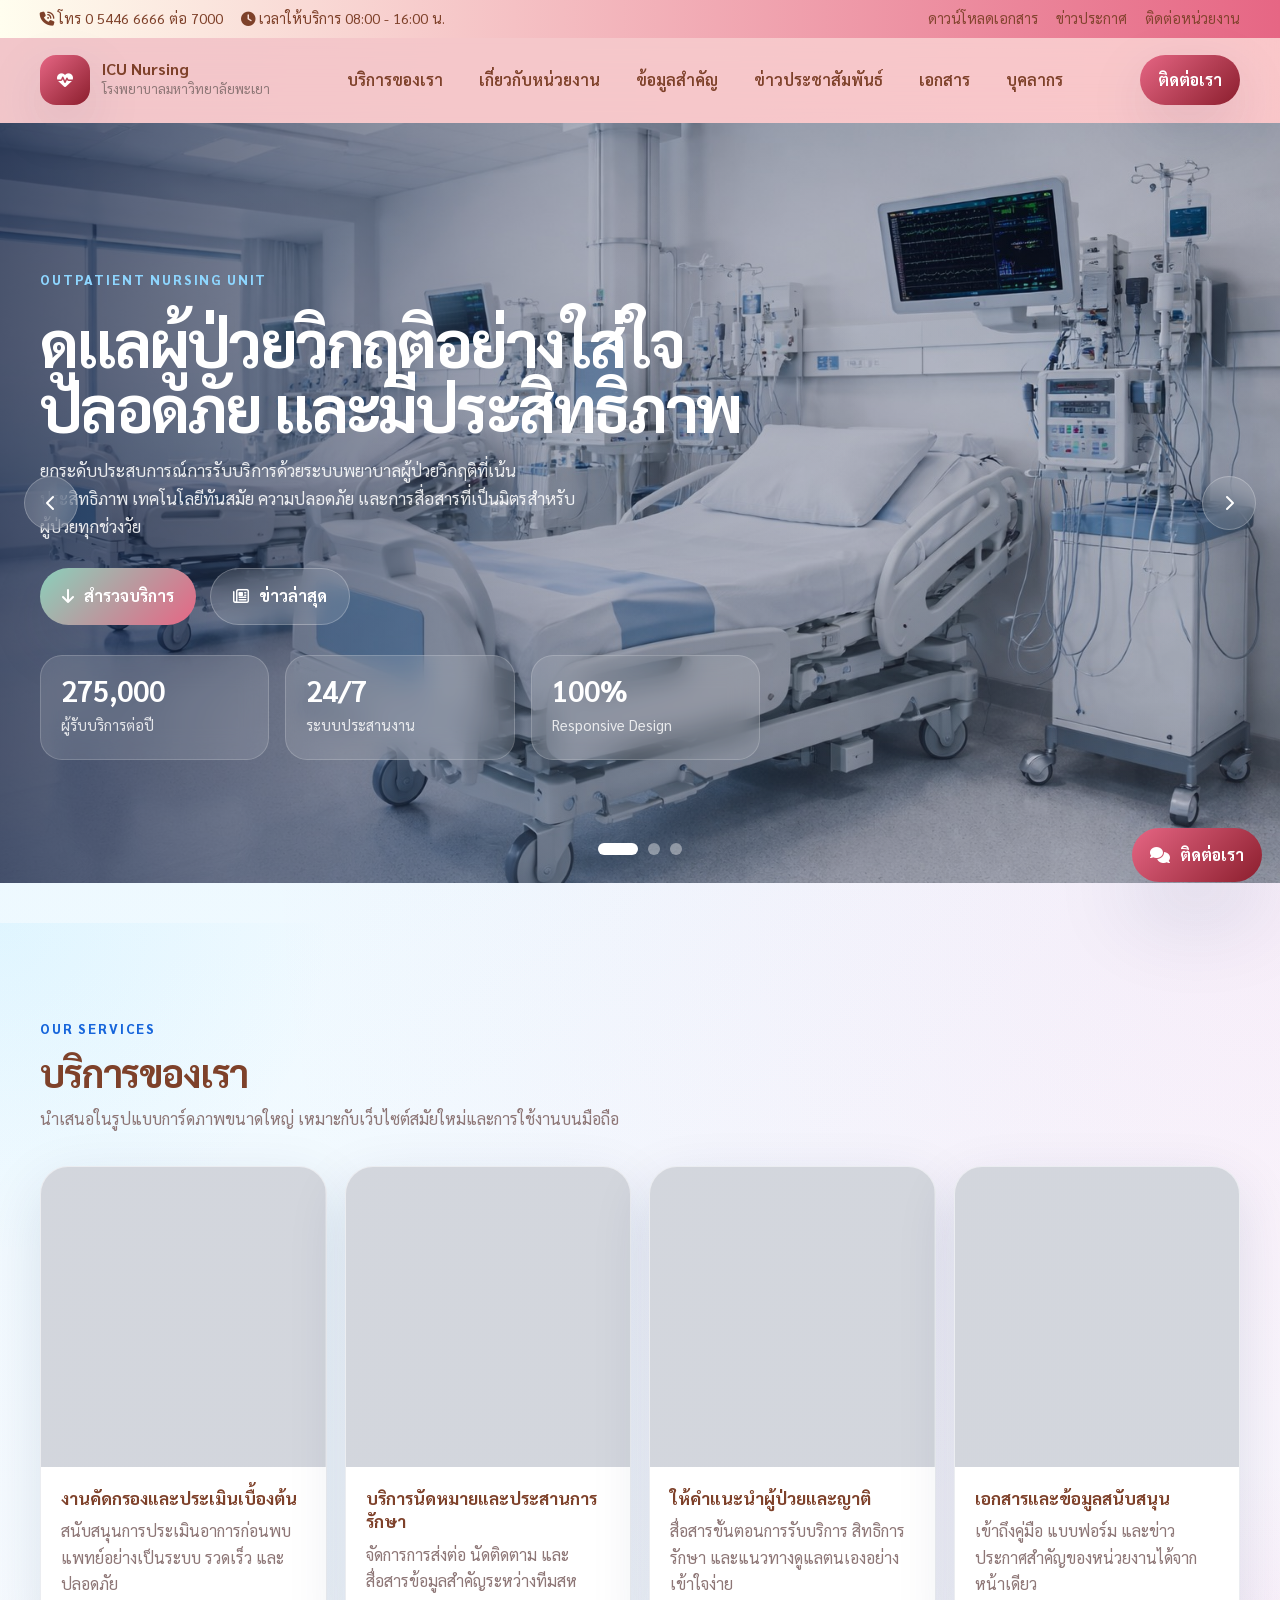
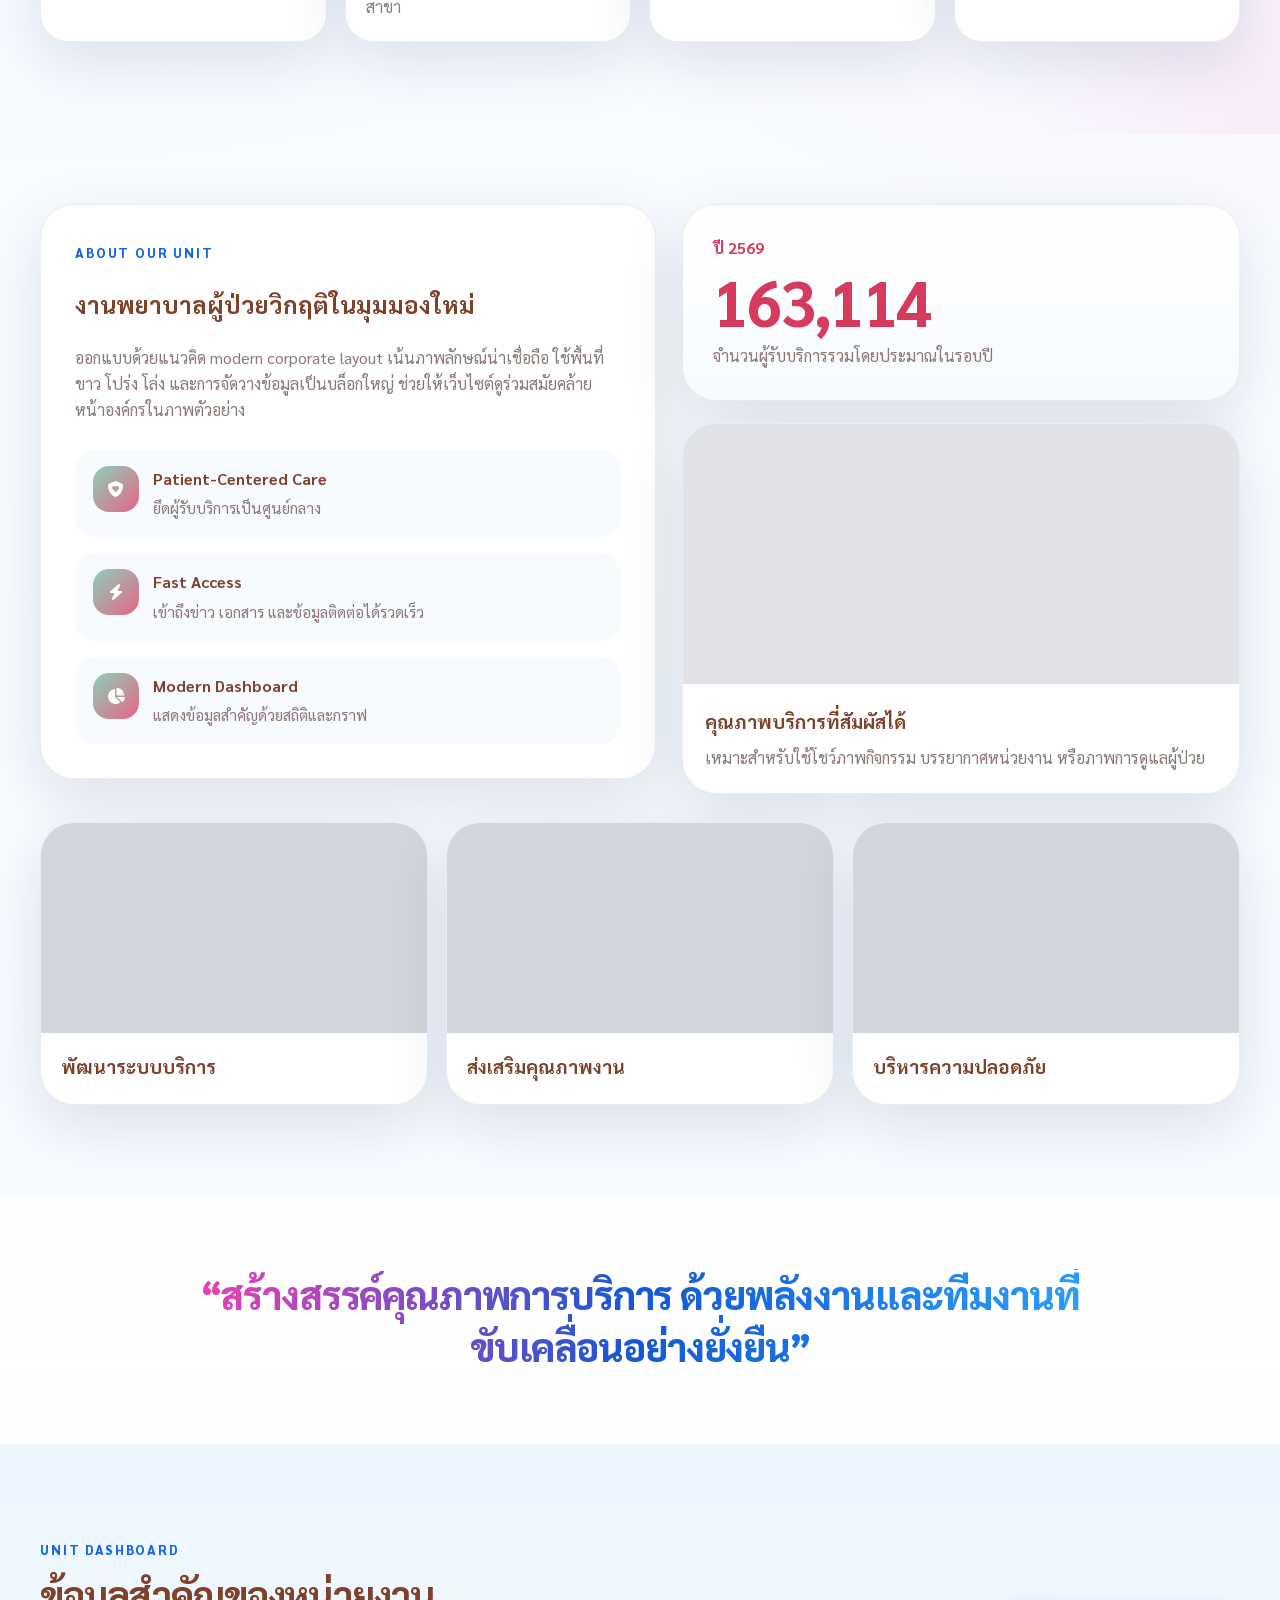
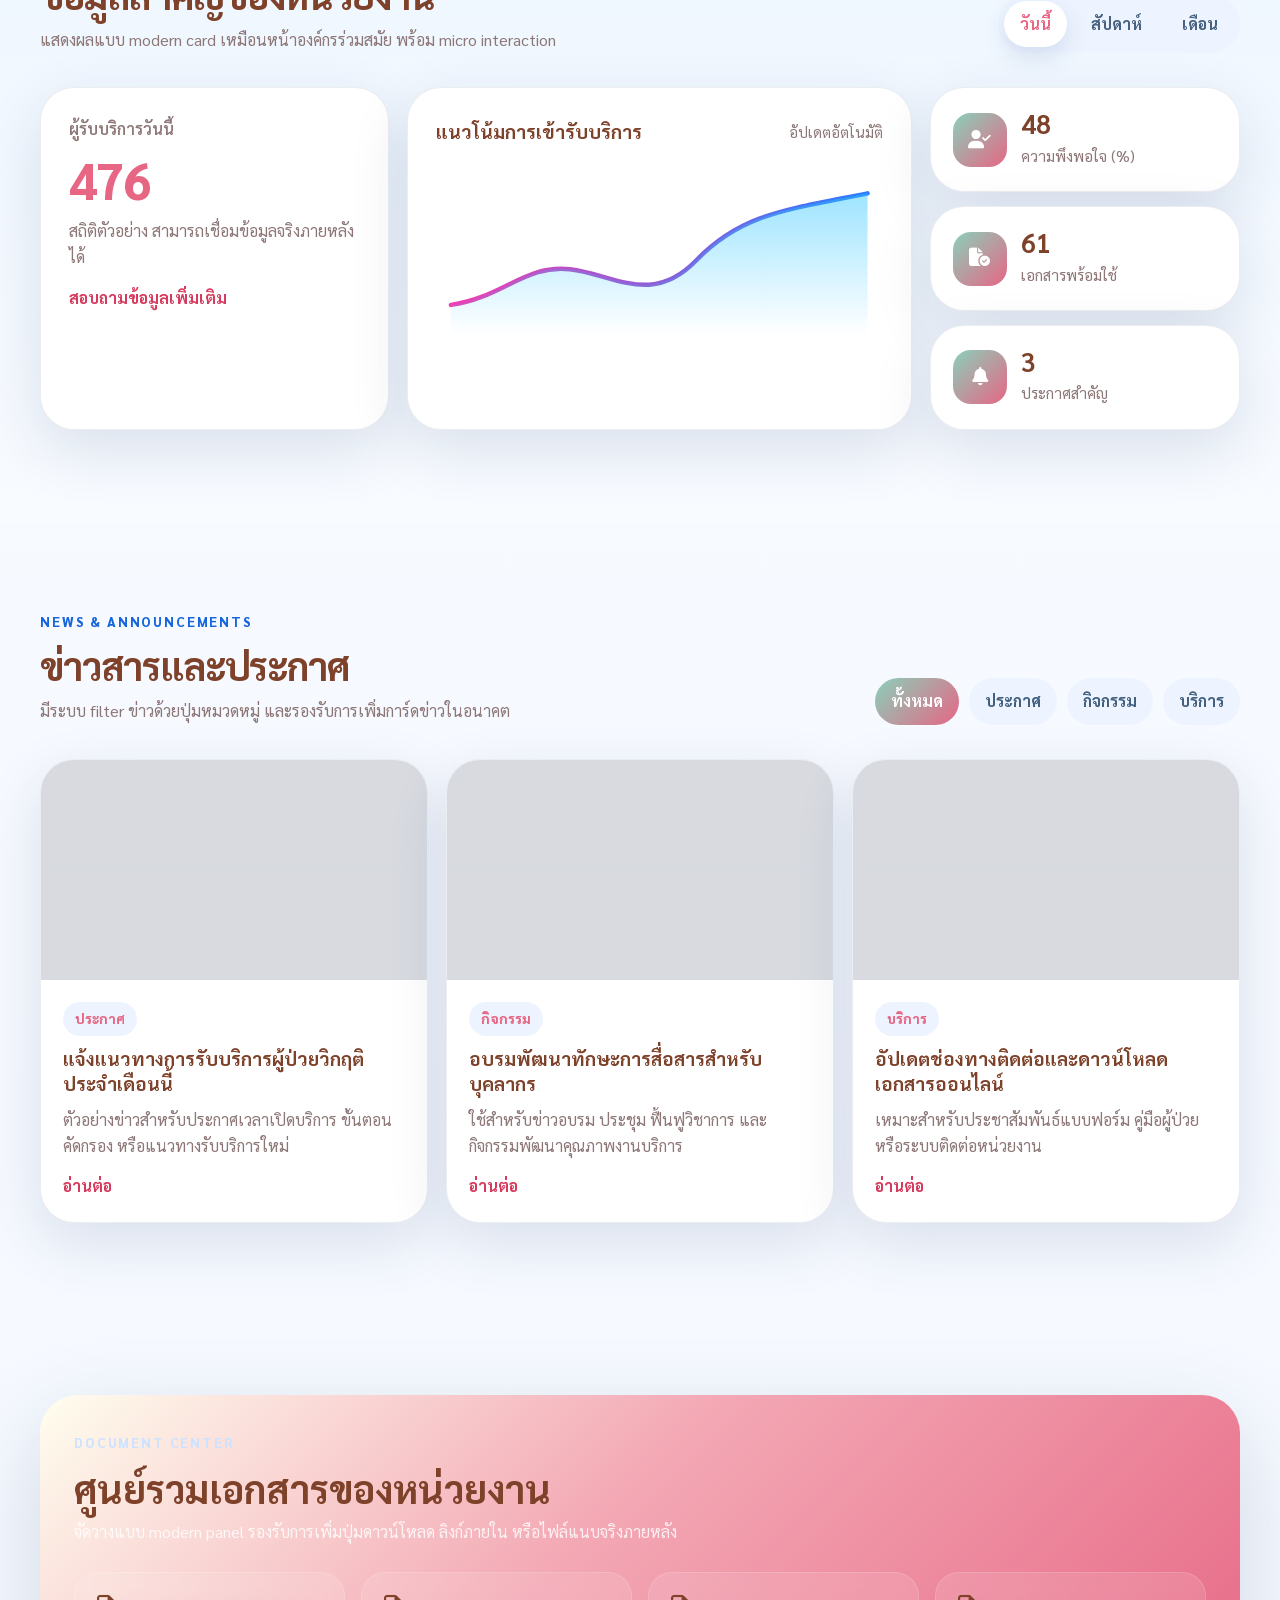
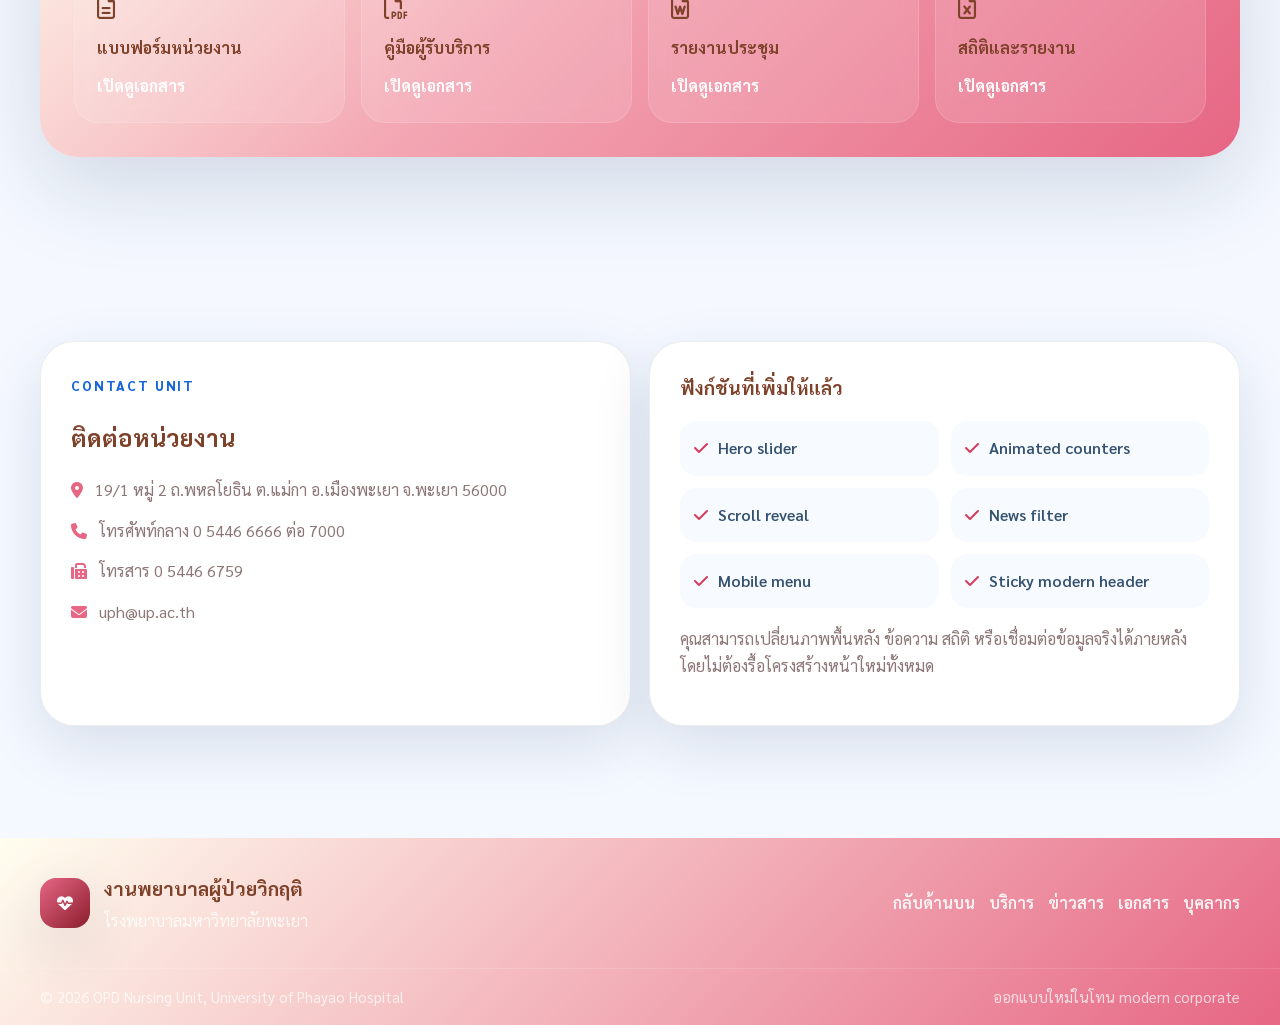
<file: index.html>
<!DOCTYPE html>
<html lang="th">
<head>
  <meta charset="UTF-8" />
  <meta name="viewport" content="width=device-width, initial-scale=1.0" />
  <title>งานพยาบาลผู้ป่วยวิกฤติ | โรงพยาบาลมหาวิทยาลัยพะเยา</title>
  <meta name="description" content="เว็บไซต์งานพยาบาลผู้ป่วยวิกฤต โรงพยาบาลมหาวิทยาลัยพะเยา ดีไซน์ทันสมัย รองรับมือถือ พร้อมส่วนข่าวสาร บริการ เอกสาร และข้อมูลติดต่อ" />
  <meta name="keywords" content="งานพยาบาลผู้ป่วยวิกฤติ, ICU, โรงพยาบาลมหาวิทยาลัยพะเยา, ICU Nursing" />
  <meta name="theme-color" content="#0e5bd8" />
  <meta property="og:title" content="งานพยาบาลผู้ป่วยวิกฤติ | โรงพยาบาลมหาวิทยาลัยพะเยา" />
  <meta property="og:description" content="หน้าเว็บไซต์สมัยใหม่สำหรับหน่วยงานพยาบาลผู้ป่วยวิกฤติ พร้อมข่าวประชาสัมพันธ์ บริการ เอกสาร และช่องทางติดต่อ" />
  <meta property="og:type" content="website" />

  <link rel="preconnect" href="https://fonts.googleapis.com" />
  <link rel="preconnect" href="https://fonts.gstatic.com" crossorigin />
  <link href="https://fonts.googleapis.com/css2?family=Sarabun:wght@300;400;500;600;700;800&display=swap" rel="stylesheet" />
  <link rel="preconnect" href="https://cdnjs.cloudflare.com" />
  <link rel="stylesheet" href="https://cdnjs.cloudflare.com/ajax/libs/font-awesome/6.5.2/css/all.min.css" crossorigin="anonymous" referrerpolicy="no-referrer" />
  <link rel="stylesheet" href="assets/css/style.css" />
</head>
<body>
  <a class="skip-link" href="#main-content">ข้ามไปยังเนื้อหาหลัก</a>

  <div class="topbar">
    <div class="container topbar-inner">
      <div class="topbar-left">
        <span><i class="fa-solid fa-phone-volume"></i> โทร 0 5446 6666 ต่อ 7000</span>
        <span><i class="fa-solid fa-clock"></i> เวลาให้บริการ 08:00 - 16:00 น.</span>
      </div>
      <div class="topbar-right">
        <a href="#downloads">ดาวน์โหลดเอกสาร</a>
        <a href="#news">ข่าวประกาศ</a>
        <a href="#contact">ติดต่อหน่วยงาน</a>
      </div>
    </div>
  </div>

  <header class="site-header" id="top">
    <div class="container header-inner">
      <a href="index.html" class="brand" aria-label="หน้าแรก งานพยาบาลผู้ป่วยวิกฤติ">
        <span class="brand-mark"><i class="fa-solid fa-heart-pulse"></i></span>
        <span class="brand-text">
          <strong>ICU Nursing</strong>
          <small>โรงพยาบาลมหาวิทยาลัยพะเยา</small>
        </span>
      </a>

      <button class="nav-toggle" id="navToggle" aria-label="เปิดหรือปิดเมนู" aria-expanded="false" aria-controls="siteNav">
        <i class="fa-solid fa-bars"></i>
      </button>

      <nav class="site-nav" id="siteNav" aria-label="เมนูหลัก">
        <ul>
          <li><a href="#services">บริการของเรา</a></li>
          <li><a href="#about">เกี่ยวกับหน่วยงาน</a></li>
          <li><a href="#dashboard">ข้อมูลสำคัญ</a></li>
          <li><a href="#news">ข่าวประชาสัมพันธ์</a></li>
          <li><a href="#downloads">เอกสาร</a></li>
          <li><a href="pahr/personel.html">บุคลากร</a></li>
        </ul>
      </nav>

      <a href="#contact" class="header-cta">ติดต่อเรา</a>
    </div>
  </header>

  <main id="main-content">
    <!-- HERO -->
    <section class="hero-section">
      <div class="hero-slider" id="heroSlider">
        <article class="hero-slide is-active">
          <div class="hero-bg hero-bg-1"></div>
          <div class="container hero-content">
            <div class="hero-copy reveal">
              <span class="eyebrow">OUTPATIENT NURSING UNIT</span>
              <h1>ดูแลผู้ป่วยวิกฤติอย่างใส่ใจ<br />ปลอดภัย และมีประสิทธิภาพ</h1>
              <p>
                ยกระดับประสบการณ์การรับบริการด้วยระบบพยาบาลผู้ป่วยวิกฤติที่เน้นประสิทธิภาพ เทคโนโลยีทันสมัย
                ความปลอดภัย และการสื่อสารที่เป็นมิตรสำหรับผู้ป่วยทุกช่วงวัย
              </p>
              <div class="hero-actions">
                <a class="btn btn-primary" href="#services"><i class="fa-solid fa-arrow-down"></i> สำรวจบริการ</a>
                <a class="btn btn-secondary" href="#news"><i class="fa-regular fa-newspaper"></i> ข่าวล่าสุด</a>
              </div>

              <div class="hero-stats">
                <div>
                  <strong data-counter="275000">0</strong>
                  <span>ผู้รับบริการต่อปี</span>
                </div>
                <div>
                  <strong>24/7</strong>
                  <span>ระบบประสานงาน</span>
                </div>
                <div>
                  <strong>100%</strong>
                  <span>Responsive Design</span>
                </div>
              </div>
            </div>
          </div>
        </article>

        <article class="hero-slide">
          <div class="hero-bg hero-bg-2"></div>
          <div class="container hero-content">
            <div class="hero-copy reveal">
              <span class="eyebrow">PATIENT EXPERIENCE</span>
              <h1>บริการที่ชัดเจน<br />ลดขั้นตอน และสบายตา</h1>
              <p>
                โครงสร้างหน้าเว็บไซต์ถูกออกแบบให้จัดวางข้อมูลสำคัญชัดเจน
                ช่วยให้ผู้รับบริการเข้าถึงข่าวสาร เอกสาร และข้อมูลติดต่อได้รวดเร็ว
              </p>
              <div class="hero-actions">
                <a class="btn btn-primary" href="#dashboard"><i class="fa-solid fa-chart-line"></i> ดูข้อมูลสำคัญ</a>
                <a class="btn btn-secondary" href="#downloads"><i class="fa-regular fa-file-lines"></i> เอกสารดาวน์โหลด</a>
              </div>
            </div>
          </div>
        </article>

        <article class="hero-slide">
          <div class="hero-bg hero-bg-3"></div>
          <div class="container hero-content">
            <div class="hero-copy reveal">
              <span class="eyebrow">QUALITY CARE</span>
              <h1>หน่วยงานต้นแบบ<br />เพื่อการบริการที่มีคุณภาพ</h1>
              <p>
                รองรับการประชาสัมพันธ์ข่าวสาร ตารางกิจกรรม เอกสารใช้งานภายใน
                และการเชื่อมต่อข้อมูลสำคัญของหน่วยงานในรูปแบบทันสมัย
              </p>
              <div class="hero-actions">
                <a class="btn btn-primary" href="pahr/personel.html"><i class="fa-solid fa-user-group"></i> ทีมบุคลากร</a>
                <a class="btn btn-secondary" href="#contact"><i class="fa-solid fa-envelope"></i> ติดต่อหน่วยงาน</a>
              </div>
            </div>
          </div>
        </article>

        <button class="hero-control prev" id="prevSlide" aria-label="สไลด์ก่อนหน้า">
          <i class="fa-solid fa-chevron-left"></i>
        </button>
        <button class="hero-control next" id="nextSlide" aria-label="สไลด์ถัดไป">
          <i class="fa-solid fa-chevron-right"></i>
        </button>

        <div class="hero-dots" id="heroDots" aria-label="ตัวเลือกสไลด์">
          <button class="dot is-active" aria-label="สไลด์ 1"></button>
          <button class="dot" aria-label="สไลด์ 2"></button>
          <button class="dot" aria-label="สไลด์ 3"></button>
        </div>
      </div>
    </section>

    <!-- SERVICES -->
    <section class="section services-section" id="services">
      <div class="container">
        <div class="section-heading align-left reveal">
          <span class="section-kicker">OUR SERVICES</span>
          <h2>บริการของเรา</h2>
          <p>นำเสนอในรูปแบบการ์ดภาพขนาดใหญ่ เหมาะกับเว็บไซต์สมัยใหม่และการใช้งานบนมือถือ</p>
        </div>

        <div class="service-grid">
          <article class="service-card reveal">
            <div class="service-thumb service-1"></div>
            <div class="service-info">
              <h3>งานคัดกรองและประเมินเบื้องต้น</h3>
              <p>สนับสนุนการประเมินอาการก่อนพบแพทย์อย่างเป็นระบบ รวดเร็ว และปลอดภัย</p>
            </div>
          </article>

          <article class="service-card reveal">
            <div class="service-thumb service-2"></div>
            <div class="service-info">
              <h3>บริการนัดหมายและประสานการรักษา</h3>
              <p>จัดการการส่งต่อ นัดติดตาม และสื่อสารข้อมูลสำคัญระหว่างทีมสหสาขา</p>
            </div>
          </article>

          <article class="service-card reveal">
            <div class="service-thumb service-3"></div>
            <div class="service-info">
              <h3>ให้คำแนะนำผู้ป่วยและญาติ</h3>
              <p>สื่อสารขั้นตอนการรับบริการ สิทธิการรักษา และแนวทางดูแลตนเองอย่างเข้าใจง่าย</p>
            </div>
          </article>

          <article class="service-card reveal">
            <div class="service-thumb service-4"></div>
            <div class="service-info">
              <h3>เอกสารและข้อมูลสนับสนุน</h3>
              <p>เข้าถึงคู่มือ แบบฟอร์ม และข่าวประกาศสำคัญของหน่วยงานได้จากหน้าเดียว</p>
            </div>
          </article>
        </div>
      </div>
    </section>

    <!-- ABOUT / HIGHLIGHT -->
    <section class="section highlight-section" id="about">
      <div class="container">
        <div class="highlight-wrap">
          <div class="highlight-left reveal">
            <span class="section-kicker">ABOUT OUR UNIT</span>
            <h2>งานพยาบาลผู้ป่วยวิกฤติในมุมมองใหม่</h2>
            <p>
              ออกแบบด้วยแนวคิด modern corporate layout เน้นภาพลักษณ์น่าเชื่อถือ
              ใช้พื้นที่ขาว โปร่ง โล่ง และการจัดวางข้อมูลเป็นบล็อกใหญ่
              ช่วยให้เว็บไซต์ดูร่วมสมัยคล้ายหน้าองค์กรในภาพตัวอย่าง
            </p>

            <div class="highlight-feature-list">
              <article>
                <i class="fa-solid fa-shield-heart"></i>
                <div>
                  <h3>Patient-Centered Care</h3>
                  <p>ยึดผู้รับบริการเป็นศูนย์กลาง</p>
                </div>
              </article>
              <article>
                <i class="fa-solid fa-bolt"></i>
                <div>
                  <h3>Fast Access</h3>
                  <p>เข้าถึงข่าว เอกสาร และข้อมูลติดต่อได้รวดเร็ว</p>
                </div>
              </article>
              <article>
                <i class="fa-solid fa-chart-pie"></i>
                <div>
                  <h3>Modern Dashboard</h3>
                  <p>แสดงข้อมูลสำคัญด้วยสถิติและกราฟ</p>
                </div>
              </article>
            </div>
          </div>

          <div class="highlight-right">
            <div class="stat-card reveal">
              <div class="stat-year">ปี 2569</div>
              <strong class="big-number" data-counter="275000">0</strong>
              <p>จำนวนผู้รับบริการรวมโดยประมาณในรอบปี</p>
            </div>

            <div class="photo-card reveal">
              <div class="photo-photo"></div>
              <div class="photo-content">
                <h3>คุณภาพบริการที่สัมผัสได้</h3>
                <p>เหมาะสำหรับใช้โชว์ภาพกิจกรรม บรรยากาศหน่วยงาน หรือภาพการดูแลผู้ป่วย</p>
              </div>
            </div>
          </div>
        </div>

        <div class="pillars-grid">
          <article class="pillar-card reveal">
            <div class="pillar-thumb pillar-1"></div>
            <h3>พัฒนาระบบบริการ</h3>
          </article>
          <article class="pillar-card reveal">
            <div class="pillar-thumb pillar-2"></div>
            <h3>ส่งเสริมคุณภาพงาน</h3>
          </article>
          <article class="pillar-card reveal">
            <div class="pillar-thumb pillar-3"></div>
            <h3>บริหารความปลอดภัย</h3>
          </article>
        </div>
      </div>
    </section>

    <!-- QUOTE -->
    <section class="quote-band">
      <div class="container reveal">
        <p>
          “สร้างสรรค์คุณภาพการบริการ ด้วยพลังงานและทีมงานที่ขับเคลื่อนอย่างยั่งยืน”
        </p>
      </div>
    </section>

    <!-- DASHBOARD -->
    <section class="section dashboard-section" id="dashboard">
      <div class="container">
        <div class="section-heading two-col-head reveal">
          <div>
            <span class="section-kicker">UNIT DASHBOARD</span>
            <h2>ข้อมูลสำคัญของหน่วยงาน</h2>
            <p>แสดงผลแบบ modern card เหมือนหน้าองค์กรร่วมสมัย พร้อม micro interaction</p>
          </div>
          <div class="segment-control" id="metricTabs">
            <button class="segment-btn is-active" data-target="today">วันนี้</button>
            <button class="segment-btn" data-target="week">สัปดาห์</button>
            <button class="segment-btn" data-target="month">เดือน</button>
          </div>
        </div>

        <div class="dashboard-grid">
          <article class="kpi-card reveal">
            <span class="kpi-label">ผู้รับบริการวันนี้</span>
            <strong class="kpi-value metric-panel is-active" data-panel="today">476</strong>
            <strong class="kpi-value metric-panel" data-panel="week">2,984</strong>
            <strong class="kpi-value metric-panel" data-panel="month">12,540</strong>
            <p>สถิติตัวอย่าง สามารถเชื่อมข้อมูลจริงภายหลังได้</p>
            <a href="#contact" class="mini-link">สอบถามข้อมูลเพิ่มเติม</a>
          </article>

          <article class="chart-card reveal">
            <div class="chart-head">
              <h3>แนวโน้มการเข้ารับบริการ</h3>
              <span>อัปเดตอัตโนมัติ</span>
            </div>

            <div class="chart-svg">
              <svg viewBox="0 0 600 220" fill="none" aria-hidden="true">
                <defs>
                  <linearGradient id="lineFill" x1="0" y1="0" x2="0" y2="1">
                    <stop offset="0%" stop-color="#27c4ff" stop-opacity=".45"/>
                    <stop offset="100%" stop-color="#27c4ff" stop-opacity="0"/>
                  </linearGradient>
                  <linearGradient id="lineStroke" x1="0" y1="0" x2="1" y2="0">
                    <stop offset="0%" stop-color="#f03fb2"/>
                    <stop offset="100%" stop-color="#2b7cff"/>
                  </linearGradient>
                </defs>

                <path d="M20 180 C90 170, 120 125, 180 132 S290 182, 350 120 S470 52, 580 30"
                      stroke="url(#lineStroke)" stroke-width="6" fill="none" stroke-linecap="round"/>
                <path d="M20 180 C90 170, 120 125, 180 132 S290 182, 350 120 S470 52, 580 30 L580 220 L20 220 Z"
                      fill="url(#lineFill)"/>
              </svg>
            </div>
          </article>

          <div class="mini-card-stack">
            <article class="mini-info-card reveal">
              <i class="fa-solid fa-user-check"></i>
              <div>
                <strong data-counter="98">0</strong>
                <span>ความพึงพอใจ (%)</span>
              </div>
            </article>
            <article class="mini-info-card reveal">
              <i class="fa-solid fa-file-circle-check"></i>
              <div>
                <strong data-counter="124">0</strong>
                <span>เอกสารพร้อมใช้</span>
              </div>
            </article>
            <article class="mini-info-card reveal">
              <i class="fa-solid fa-bell"></i>
              <div>
                <strong data-counter="7">0</strong>
                <span>ประกาศสำคัญ</span>
              </div>
            </article>
          </div>
        </div>
      </div>
    </section>

    <!-- NEWS -->
    <section class="section news-section" id="news">
      <div class="container">
        <div class="section-heading two-col-head reveal">
          <div>
            <span class="section-kicker">NEWS & ANNOUNCEMENTS</span>
            <h2>ข่าวสารและประกาศ</h2>
            <p>มีระบบ filter ข่าวด้วยปุ่มหมวดหมู่ และรองรับการเพิ่มการ์ดข่าวในอนาคต</p>
          </div>
          <div class="news-filters" id="newsFilters">
            <button class="filter-btn is-active" data-filter="all">ทั้งหมด</button>
            <button class="filter-btn" data-filter="announce">ประกาศ</button>
            <button class="filter-btn" data-filter="activity">กิจกรรม</button>
            <button class="filter-btn" data-filter="service">บริการ</button>
          </div>
        </div>

        <div class="news-grid modern-news">
          <article class="news-card reveal" data-category="announce">
            <div class="news-thumb news-1"></div>
            <div class="news-body">
              <span class="news-tag">ประกาศ</span>
              <h3>แจ้งแนวทางการรับบริการผู้ป่วยวิกฤติประจำเดือนนี้</h3>
              <p>ตัวอย่างข่าวสำหรับประกาศเวลาเปิดบริการ ขั้นตอนคัดกรอง หรือแนวทางรับบริการใหม่</p>
              <a href="#">อ่านต่อ</a>
            </div>
          </article>

          <article class="news-card reveal" data-category="activity">
            <div class="news-thumb news-2"></div>
            <div class="news-body">
              <span class="news-tag">กิจกรรม</span>
              <h3>อบรมพัฒนาทักษะการสื่อสารสำหรับบุคลากร</h3>
              <p>ใช้สำหรับข่าวอบรม ประชุม ฟื้นฟูวิชาการ และกิจกรรมพัฒนาคุณภาพงานบริการ</p>
              <a href="#">อ่านต่อ</a>
            </div>
          </article>

          <article class="news-card reveal" data-category="service">
            <div class="news-thumb news-3"></div>
            <div class="news-body">
              <span class="news-tag">บริการ</span>
              <h3>อัปเดตช่องทางติดต่อและดาวน์โหลดเอกสารออนไลน์</h3>
              <p>เหมาะสำหรับประชาสัมพันธ์แบบฟอร์ม คู่มือผู้ป่วย หรือระบบติดต่อหน่วยงาน</p>
              <a href="#">อ่านต่อ</a>
            </div>
          </article>
        </div>
      </div>
    </section>

    <!-- DOWNLOADS -->
    <section class="section docs-section" id="downloads">
      <div class="container">
        <div class="docs-banner reveal">
          <div class="docs-copy">
            <span class="section-kicker white">DOCUMENT CENTER</span>
            <h2>ศูนย์รวมเอกสารของหน่วยงาน</h2>
            <p>จัดวางแบบ modern panel รองรับการเพิ่มปุ่มดาวน์โหลด ลิงก์ภายใน หรือไฟล์แนบจริงภายหลัง</p>
          </div>

          <div class="docs-grid">
            <article class="doc-card">
              <i class="fa-regular fa-file-lines"></i>
              <h3>แบบฟอร์มหน่วยงาน</h3>
              <a href="#">เปิดดูเอกสาร</a>
            </article>
            <article class="doc-card">
              <i class="fa-regular fa-file-pdf"></i>
              <h3>คู่มือผู้รับบริการ</h3>
              <a href="#">เปิดดูเอกสาร</a>
            </article>
            <article class="doc-card">
              <i class="fa-regular fa-file-word"></i>
              <h3>รายงานประชุม</h3>
              <a href="#">เปิดดูเอกสาร</a>
            </article>
            <article class="doc-card">
              <i class="fa-regular fa-file-excel"></i>
              <h3>สถิติและรายงาน</h3>
              <a href="#">เปิดดูเอกสาร</a>
            </article>
          </div>
        </div>
      </div>
    </section>

    <!-- CONTACT -->
    <section class="section contact-section" id="contact">
      <div class="container contact-grid">
        <div class="contact-card reveal">
          <span class="section-kicker">CONTACT UNIT</span>
          <h2>ติดต่อหน่วยงาน</h2>
          <ul class="contact-list">
            <li><i class="fa-solid fa-location-dot"></i> 19/1 หมู่ 2 ถ.พหลโยธิน ต.แม่กา อ.เมืองพะเยา จ.พะเยา 56000</li>
            <li><i class="fa-solid fa-phone"></i> โทรศัพท์กลาง 0 5446 6666 ต่อ 7000</li>
            <li><i class="fa-solid fa-fax"></i> โทรสาร 0 5446 6759</li>
            <li><i class="fa-solid fa-envelope"></i> uph@up.ac.th</li>
          </ul>
        </div>

        <div class="contact-panel reveal">
          <h3>ฟังก์ชันที่เพิ่มให้แล้ว</h3>
          <div class="feature-checks">
            <span><i class="fa-solid fa-check"></i> Hero slider</span>
            <span><i class="fa-solid fa-check"></i> Animated counters</span>
            <span><i class="fa-solid fa-check"></i> Scroll reveal</span>
            <span><i class="fa-solid fa-check"></i> News filter</span>
            <span><i class="fa-solid fa-check"></i> Mobile menu</span>
            <span><i class="fa-solid fa-check"></i> Sticky modern header</span>
          </div>

          <p>
            คุณสามารถเปลี่ยนภาพพื้นหลัง ข้อความ สถิติ หรือเชื่อมต่อข้อมูลจริงได้ภายหลัง
            โดยไม่ต้องรื้อโครงสร้างหน้าใหม่ทั้งหมด
          </p>
        </div>
      </div>
    </section>
  </main>

  <footer class="site-footer">
    <div class="container footer-top">
      <div class="footer-brand">
        <span class="brand-mark"><i class="fa-solid fa-heart-pulse"></i></span>
        <div>
          <h2>งานพยาบาลผู้ป่วยวิกฤติ</h2>
          <p>โรงพยาบาลมหาวิทยาลัยพะเยา</p>
        </div>
      </div>

      <div class="footer-links">
        <a href="#top">กลับด้านบน</a>
        <a href="#services">บริการ</a>
        <a href="#news">ข่าวสาร</a>
        <a href="#downloads">เอกสาร</a>
        <a href="pahr/personel.html">บุคลากร</a>
      </div>
    </div>

    <div class="footer-bottom">
      <div class="container footer-bottom-inner">
        <p>© 2026 OPD Nursing Unit, University of Phayao Hospital</p>
        <p>ออกแบบใหม่ในโทน modern corporate</p>
      </div>
    </div>
  </footer>

  <a class="floating-contact" href="#contact" aria-label="ติดต่อหน่วยงาน">
    <i class="fa-solid fa-comments"></i>
    <span>ติดต่อเรา</span>
  </a>

  <script src="assets/js/main.js" defer></script>
</body>
</html>
</file>
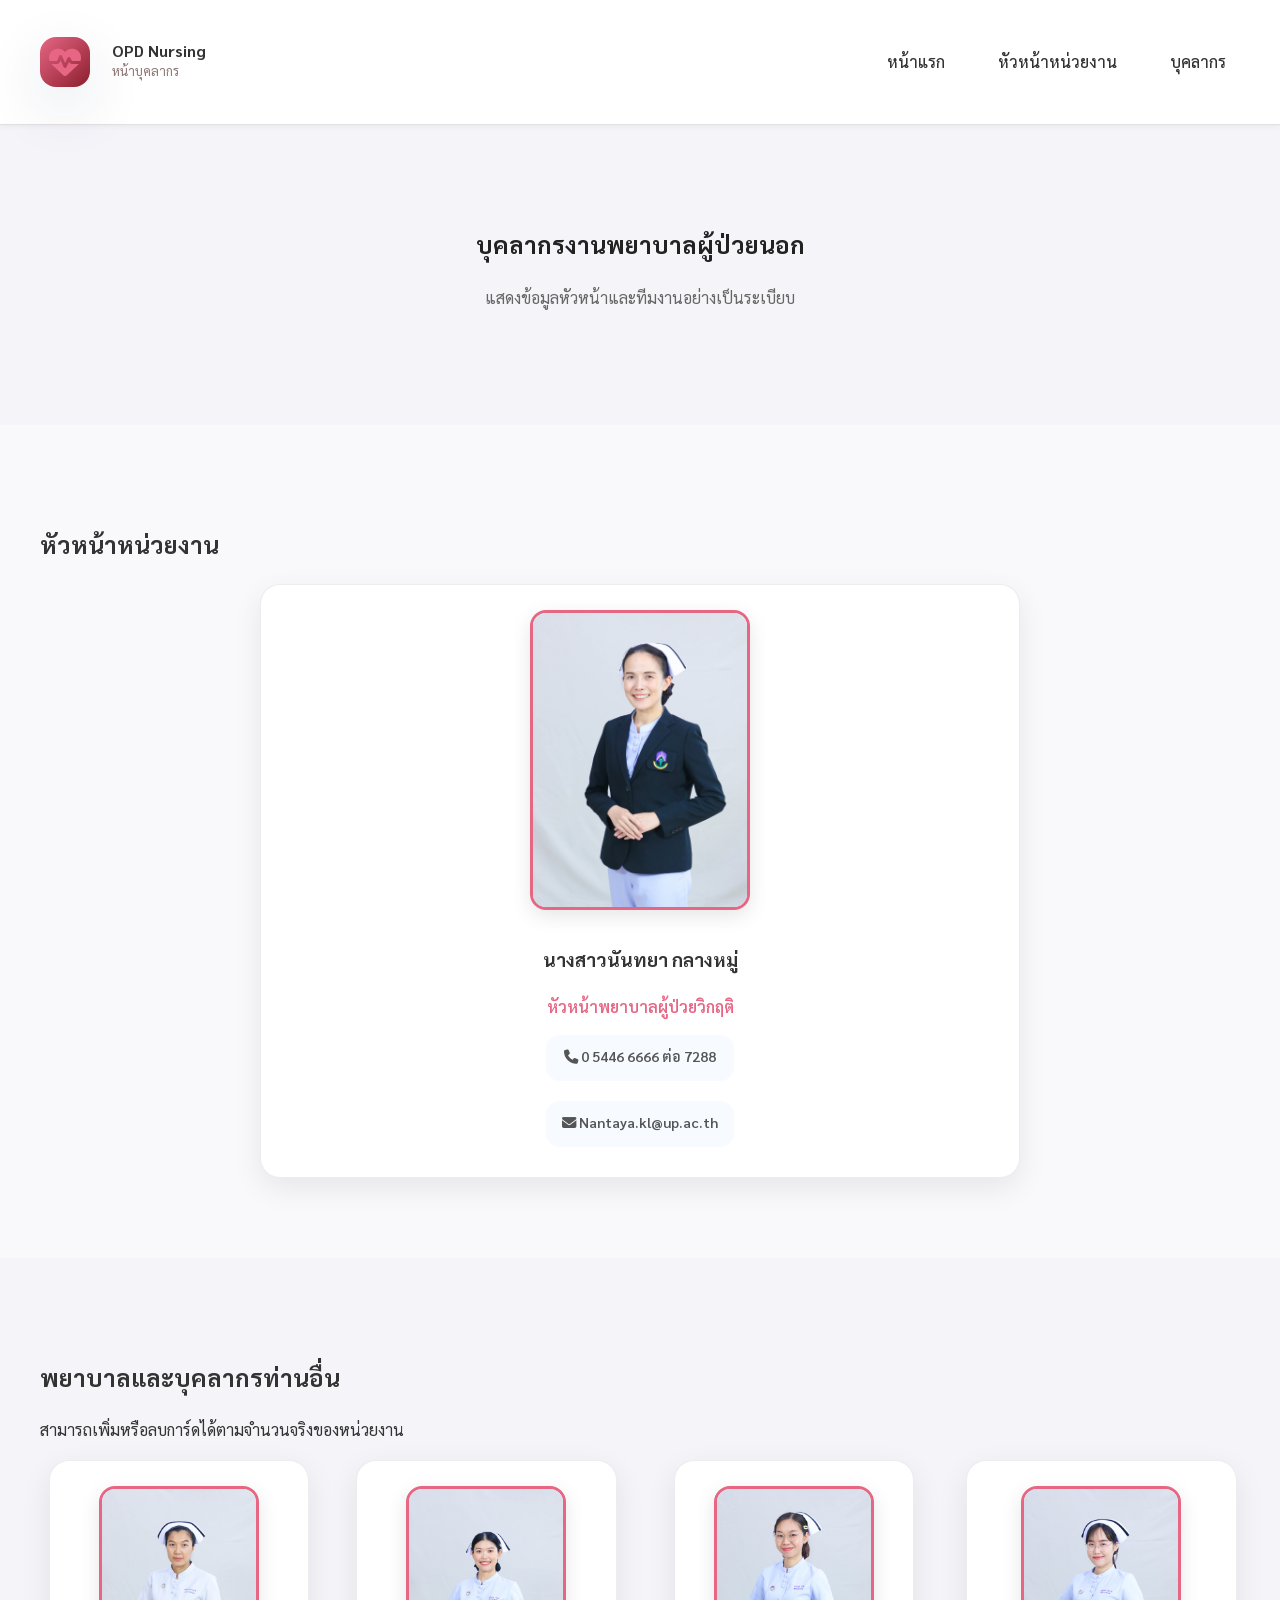
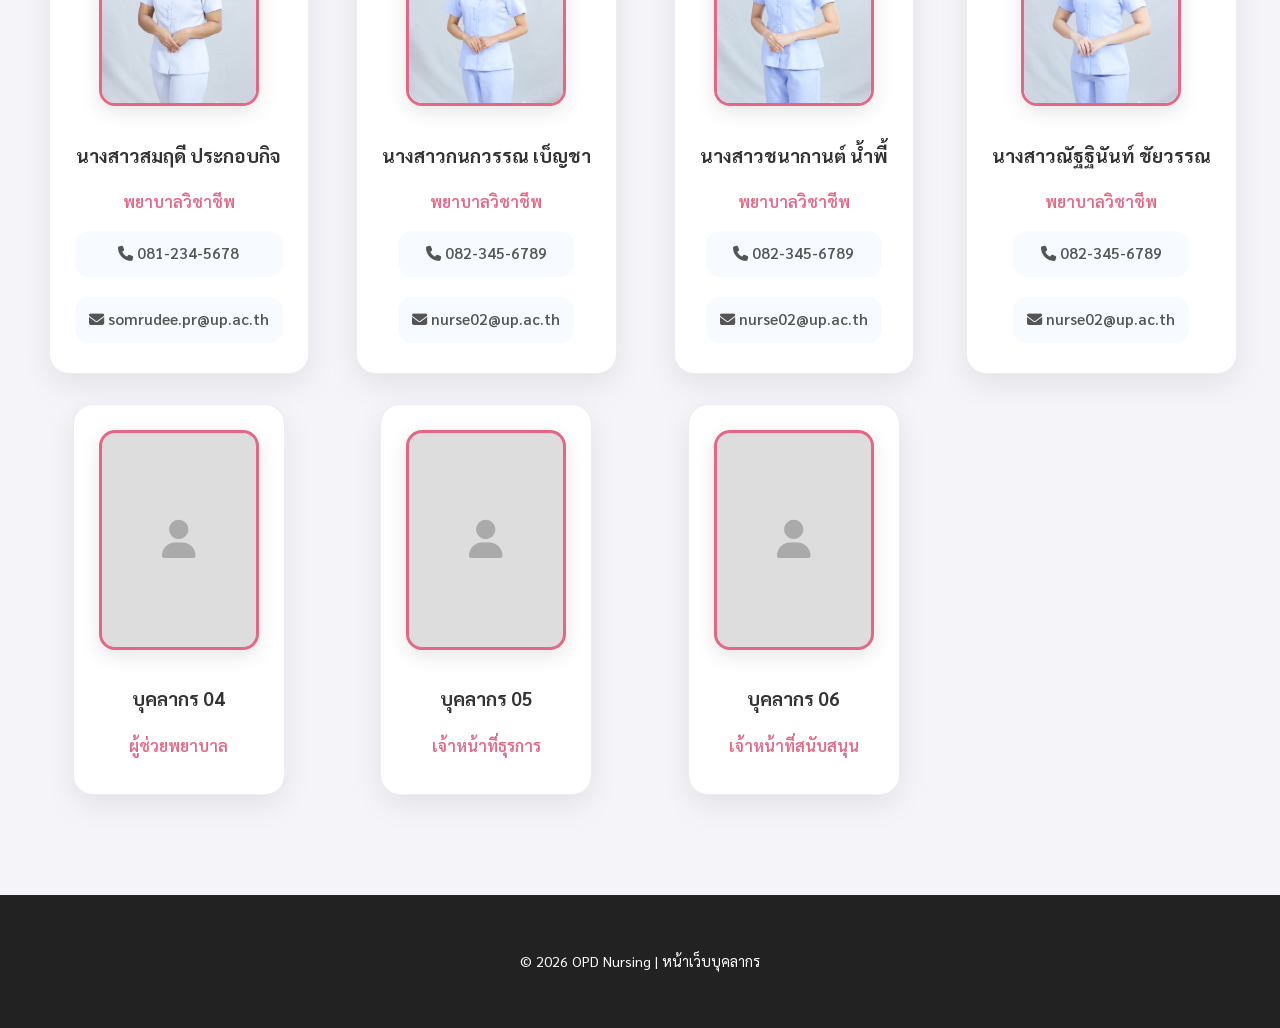
<file: pahr/personel.html>
<!DOCTYPE html>
<html lang="th">
<head>
  <meta charset="UTF-8" />
  <meta name="viewport" content="width=device-width, initial-scale=1.0"/>
  <title>บุคลากร | งานพยาบาลผู้ป่วยนอก</title>
  <meta name="description" content="หน้าบุคลากรของงานพยาบาลผู้ป่วยนอก สำหรับเพิ่มรูปภาพและข้อมูลเจ้าหน้าที่ของหน่วยงาน" />

  <link rel="stylesheet" href="https://cdnjs.cloudflare.com/ajax/libs/font-awesome/6.5.2/css/all.min.css" />
  <link href="https://fonts.googleapis.com/css2?family=Sarabun:wght@300;400;500;600;700&display=swap" rel="stylesheet"/>
  <link rel="stylesheet" href="../assets/css/style.css"/>
  <style>
    /* Google Fonts */
    body {
      font-family: 'Sarabun', sans-serif;
      margin:0;
      padding:0;
      background:#f4f4f9;
      color:#333;
    }

    /* Header */
    .site-header {
      background:#fff;
      border-bottom:1px solid #e0e0e0;
      padding:20px 0;
      position: sticky;
      top:0;
      z-index: 10;
      box-shadow: 0 2px 6px rgba(0,0,0,0.05);
    }
    .site-header .brand {
      display:flex;
      align-items:center;
      text-decoration:none;
      color:#333;
    }
    .site-header .brand-mark {
      font-size:2rem;
      margin-right:10px;
      color:#e66684;
    }
    .site-nav ul {
      list-style:none;
      display:flex;
      gap:25px;
    }
    .site-nav ul li a {
      text-decoration:none;
      color:#333;
      font-weight:500;
      transition:0.3s;
    }
    .site-nav ul li a:hover {
      color:#e66684;
    }

    /* Sections */
    .section {
      padding:80px 0;
    }
    .section-alt {
      background:#f9f9fb;
    }
    .section-heading h1,
    .section-heading h2 {
      margin-bottom:20px;
      text-align:center;
      color:#222;
    }
    .section-heading p {
      text-align:center;
      color:#666;
      font-size:1rem;
    }

    /* Person Card */
    .person-card {
      background:#fff;
      border-radius:20px;
      padding:25px;
      text-align:center;
      box-shadow:0 10px 30px rgba(0,0,0,0.08);
      transition:0.4s;
      display:flex;
      flex-direction:column;
      align-items:center;
    }
    .person-card:hover {
      transform: translateY(-10px);
      box-shadow:0 15px 40px rgba(0,0,0,0.15);
    }

    /* Person Photo - Portrait */
    .person-photo {
      width:160px;
      height:220px;
      object-fit:cover;
      border-radius:16px;
      margin-bottom:15px;
      display:block;
      border: 3px solid #e66684;
      box-shadow:0 6px 20px rgba(0,0,0,0.1);
    }
    .leader-photo {
      width:220px;
      height:300px;
    }

    /* Leader */
    .leader-wrapper {
      display:flex;
      justify-content:center;
    }

    /* Nurse Grid */
    .nurse-grid {
      display:grid;
      grid-template-columns:repeat(auto-fit,minmax(220px,1fr));
      gap:30px;
      justify-items:center;
    }

    /* Placeholder */
    .placeholder-photo {
      display:flex;
      align-items:center;
      justify-content:center;
      background:#ddd;
      color:#aaa;
      font-size:3rem;
    }

    /* Role */
    .person-role {
      font-weight:600;
      color:#e66684;
      margin-bottom:10px;
    }

    /* Contact */
    .person-contact a {
      display:block;
      font-size:0.9rem;
      color:#555;
      margin:5px 0;
      text-decoration:none;
      transition:0.3s;
    }
    .person-contact a:hover {
      color:#e66684;
    }

    /* Footer */
    .site-footer {
      background:#222;
      color:#fff;
      padding:40px 0;
      text-align:center;
      font-size:0.9rem;
    }

    /* Responsive */
    @media (max-width:768px) {
      .site-nav ul {
        flex-direction:column;
        gap:10px;
      }
      .person-photo {
        width:140px;
        height:200px;
      }
    }

    /* Smooth Scroll */
    html {
      scroll-behavior: smooth;
    }

  </style>
</head>

<body>
<a class="skip-link" href="#main-content">ข้ามไปยังเนื้อหาหลัก</a>

<header class="site-header">
  <div class="container header-inner" style="display:flex; justify-content:space-between; align-items:center;">
    <a href="index.html" class="brand">
      <span class="brand-mark"><i class="fa-solid fa-heart-pulse"></i></span>
      <span class="brand-text">
        <strong>OPD Nursing</strong>
        <small>หน้าบุคลากร</small>
      </span>
    </a>

    <nav class="site-nav">
      <ul>
        <li><a href="index.html">หน้าแรก</a></li>
        <li><a href="#leader-section">หัวหน้าหน่วยงาน</a></li>
        <li><a href="#nurse-section">บุคลากร</a></li>
      </ul>
    </nav>
  </div>
</header>

<main id="main-content">

  <!-- HERO -->
  <section class="section personnel-hero">
    <div class="container">
      <div class="section-heading">
        <h1>บุคลากรงานพยาบาลผู้ป่วยนอก</h1>
        <p>แสดงข้อมูลหัวหน้าและทีมงานอย่างเป็นระเบียบ</p>
      </div>
    </div>
  </section>

  <!-- หัวหน้าหน่วยงาน -->
  <section id="leader-section" class="section section-alt">
    <div class="container">
      <h2>หัวหน้าหน่วยงาน</h2>
      <div class="leader-wrapper">
        <div class="person-card leader-card">
          <img src="../assets/img/IMG_8080.jpg" class="person-photo leader-photo" alt="นางสาวนันทยา กลางหมู่"/>
          <h3>นางสาวนันทยา กลางหมู่</h3>
          <p class="person-role">หัวหน้าพยาบาลผู้ป่วยวิกฤติ</p>
          <div class="person-contact">
            <a href="tel:054466666"><i class="fa-solid fa-phone"></i> 0 5446 6666 ต่อ 7288</a>
            <a href="mailto:Nantaya.kl@up.ac.th"><i class="fa-solid fa-envelope"></i> Nantaya.kl@up.ac.th</a>
          </div>
        </div>
      </div>
    </div>
  </section>

  <!-- บุคลากรพยาบาล -->
  <section id="nurse-section" class="section">
    <div class="container">
      <h2>พยาบาลและบุคลากรท่านอื่น</h2>
      <p>สามารถเพิ่มหรือลบการ์ดได้ตามจำนวนจริงของหน่วยงาน</p>

      <div class="nurse-grid">
        <!-- ตัวอย่างบุคลากร 01 -->
        <div class="person-card nurse-card">
          <img src="../assets/img/IMG_7504.jpg" class="person-photo nurse-photo" alt="นางสาวสมฤดี ประกอบกิจ"/>
          <h3>นางสาวสมฤดี ประกอบกิจ</h3>
          <p class="person-role">พยาบาลวิชาชีพ</p>
          <div class="person-contact">
            <a href="tel:0812345678"><i class="fa-solid fa-phone"></i> 081-234-5678</a>
            <a href="mailto:nurse01@up.ac.th"><i class="fa-solid fa-envelope"></i> somrudee.pr@up.ac.th</a>
          </div>
        </div>

        <!-- ตัวอย่างบุคลากร 02 -->
        <div class="person-card nurse-card">
          <img src="../assets/img/IMG_9386.jpg" class="person-photo nurse-photo" alt="นางสาวกนกวรรณ เบ็ญชา"/>
          <h3>นางสาวกนกวรรณ เบ็ญชา</h3>
          <p class="person-role">พยาบาลวิชาชีพ</p>
          <div class="person-contact">
            <a href="tel:0823456789"><i class="fa-solid fa-phone"></i> 082-345-6789</a>
            <a href="mailto:nurse02@up.ac.th"><i class="fa-solid fa-envelope"></i> nurse02@up.ac.th</a>
          </div>
        </div>

     <!-- ตัวอย่างบุคลากร 03 -->
        <div class="person-card nurse-card">
          <img src="../assets/img/IMG_7513.jpg" class="person-photo nurse-photo" alt="นางสาวชนากานต์ น้ำพี้"/>
          <h3>นางสาวชนากานต์ น้ำพี้</h3>
          <p class="person-role">พยาบาลวิชาชีพ</p>
          <div class="person-contact">
            <a href="tel:0823456789"><i class="fa-solid fa-phone"></i> 082-345-6789</a>
            <a href="mailto:nurse02@up.ac.th"><i class="fa-solid fa-envelope"></i> nurse02@up.ac.th</a>
          </div>
        </div>

        <!-- ตัวอย่างบุคลากร placeholder -->
        <div class="person-card nurse-card">
          <img src="../assets/img/IMG_7452.jpg" class="person-photo nurse-photo" alt="นางสาวชนากานต์ น้ำพี้"/>
          <h3>นางสาวณัฐฐินันท์ ชัยวรรณ</h3>
          <p class="person-role">พยาบาลวิชาชีพ</p>
          <div class="person-contact">
            <a href="tel:0823456789"><i class="fa-solid fa-phone"></i> 082-345-6789</a>
            <a href="mailto:nurse02@up.ac.th"><i class="fa-solid fa-envelope"></i> nurse02@up.ac.th</a>
          </div>
        </div>

        <div class="person-card nurse-card">
          <div class="person-photo placeholder-photo nurse-photo">
            <i class="fa-solid fa-user"></i>
          </div>
          <h3>บุคลากร 04</h3>
          <p class="person-role">ผู้ช่วยพยาบาล</p>
        </div>

        <div class="person-card nurse-card">
          <div class="person-photo placeholder-photo nurse-photo">
            <i class="fa-solid fa-user"></i>
          </div>
          <h3>บุคลากร 05</h3>
          <p class="person-role">เจ้าหน้าที่ธุรการ</p>
        </div>

        <div class="person-card nurse-card">
          <div class="person-photo placeholder-photo nurse-photo">
            <i class="fa-solid fa-user"></i>
          </div>
          <h3>บุคลากร 06</h3>
          <p class="person-role">เจ้าหน้าที่สนับสนุน</p>
        </div>

      </div>
    </div>
  </section>

</main>

<footer class="site-footer">
  <div class="container footer-inner">
    <p>© 2026 OPD Nursing | หน้าเว็บบุคลากร</p>
  </div>
</footer>

</body>
</html>
</file>
<file: assets/css/style.css>
:root{
  --primary:#e66684;
  --primary-deep:#8b1e2d;
  --secondary:#d63a5c;
  --accent:#346eff;
  --bg:#fffeef;
  --surface:#ffffff;
  --surface-soft:#f7fbff;
  --text:#7e412a;
  --muted:#8d7676;
  --line:rgba(10,36,78,.08);
  --shadow:0 20px 60px rgba(18,44,88,.12);
  --shadow-lg:0 30px 90px rgba(18,44,88,.16);
  --radius-xl:34px;
  --radius-lg:24px;
  --radius-md:18px;
  --container:min(1200px, calc(100% - 32px));
  --header-h:84px;
}

*{box-sizing:border-box}
html{scroll-behavior:smooth}
body{
  margin:0;
  font-family:"Sarabun", system-ui, sans-serif;
  color:var(--text);
  background:
    radial-gradient(circle at top left, rgba(52,199,255,.12), transparent 30%),
    radial-gradient(circle at right 15%, rgba(242,63,174,.08), transparent 20%),
    linear-gradient(180deg, #fbfdff 0%, #f4f8ff 100%);
  line-height:1.65;
}

img{max-width:100%;display:block}
a{text-decoration:none;color:inherit}
button{font:inherit}
.container{width:var(--container);margin-inline:auto}
.section{padding:92px 0}
.skip-link{
  position:absolute;left:14px;top:-60px;padding:10px 14px;
  background:#111;color:#fff;border-radius:12px;z-index:9999
}
.skip-link:focus{top:14px}

/* TOP BAR */
.topbar{
  background:linear-gradient(90deg, #fffeef 0%,#e66684 100%);
  color:#7e412a;
  font-size:.9rem;
}
.topbar-inner{
  min-height:38px;
  display:flex;
  align-items:center;
  justify-content:space-between;
  gap:20px;
}
.topbar-left,
.topbar-right{
  display:flex;
  align-items:center;
  gap:18px;
  flex-wrap:wrap;
}
.topbar a{opacity:.95}
.topbar a:hover{opacity:1}

/* HEADER */
.site-header{
  position:sticky;
  top:0;
  z-index:60;
  transition:.25s ease;
  background:rgba(255, 155, 155, 0.525);
  backdrop-filter:blur(18px);
  border-bottom:1px solid transparent;
}
.site-header.scrolled{
  border-bottom:1px solid var(--line);
  box-shadow:0 10px 40px rgba(173, 60, 81, 0.06);
}
.header-inner{
  min-height:var(--header-h);
  display:flex;
  align-items:center;
  justify-content:space-between;
  gap:20px;
}
.brand{
  display:inline-flex;
  align-items:center;
  gap:12px;
  min-width:0;
}
.brand-mark{
  width:50px;height:50px;border-radius:16px;
  display:grid;place-items:center;
  background:linear-gradient(135deg, #e66684, #8b1e2d);
  color:#fff;
  box-shadow:var(--shadow);
  flex:0 0 auto;
}
.brand-text strong{
  display:block;
  font-size:1rem;
  line-height:1.1;
}
.brand-text small{
  display:block;
  color:var(--muted);
  font-size:.82rem;
}
.site-nav ul{
  list-style:none;
  display:flex;
  align-items:center;
  gap:8px;
  margin:0;
  padding:0;
}
.site-nav a{
  padding:10px 14px;
  border-radius:999px;
  font-weight:600;
  color:#26415f;
  transition:.2s ease;
}
.site-nav a:hover,
.site-nav a:focus-visible{
  background:#eef5ff;
  color:var(--primary);
}
.header-cta{
  display:inline-flex;
  align-items:center;
  justify-content:center;
  min-height:48px;
  padding:12px 18px;
  border-radius:999px;
  background:linear-gradient(135deg, #e66684, #8b1e2d);
  color:#fff;
  font-weight:700;
  box-shadow:var(--shadow);
}
.nav-toggle{
  display:none;
  width:48px;height:48px;border:0;border-radius:16px;
  background:#fff;color:var(--text);box-shadow:var(--shadow);
  cursor:pointer;
}

/* HERO */
.hero-section{padding:0 0 40px}
.hero-slider{
  position:relative;
  min-height:760px;
  overflow:hidden;
}
.hero-slide{
  position:absolute;
  inset:0;
  opacity:0;
  visibility:hidden;
  transition:opacity .8s ease, visibility .8s ease;
}
.hero-slide.is-active{
  opacity:1;
  visibility:visible;
}
.hero-bg{
  position:absolute;
  inset:0;
  background-size:cover;
  background-position:center;
  transform:scale(1.05);
}
.hero-slide.is-active .hero-bg{
  animation:heroZoom 7s ease forwards;
}
.hero-bg::before{
  content:"";
  position:absolute; inset:0;
  background:
    linear-gradient(90deg, rgba(6,20,54,.72) 0%, rgba(6,20,54,.35) 45%, rgba(6,20,54,.22) 100%),
    linear-gradient(180deg, rgba(255,255,255,.00) 0%, rgba(255,255,255,.12) 100%);
}
.hero-bg-1{
  background-image:url("../img/ventilator.jpg");
}
.hero-bg-2{
  background-image:url("https://images.unsplash.com/photo-1584515933487-779824d29309?auto=format&fit=crop&w=1600&q=80");
}
.hero-bg-3{
  background-image:url("https://images.unsplash.com/photo-1576091160550-2173dba999ef?auto=format&fit=crop&w=1600&q=80");
}
.hero-content{
  position:relative;
  z-index:2;
  min-height:760px;
  display:flex;
  align-items:center;
}
.hero-copy{
  width:min(720px, 100%);
  color:#fff;
  padding:110px 0 90px;
}
.eyebrow,
.section-kicker{
  display:inline-flex;
  align-items:center;
  gap:10px;
  font-size:.82rem;
  font-weight:800;
  letter-spacing:.14em;
  text-transform:uppercase;
}
.eyebrow{color:#8ed6ff}
.section-kicker{color:#1665db}
.section-kicker.white{color:#cce2ff}
.hero-copy h1{
  font-size:clamp(2.4rem, 5vw, 4.9rem);
  line-height:1.02;
  letter-spacing:-.04em;
  margin:16px 0 18px;
}
.hero-copy p{
  max-width:60ch;
  color:rgba(255,255,255,.88);
  font-size:1.05rem;
}
.hero-actions{
  display:flex;
  flex-wrap:wrap;
  gap:14px;
  margin:28px 0 30px;
}
.btn{
  min-height:54px;
  padding:14px 22px;
  border-radius:999px;
  display:inline-flex;
  align-items:center;
  gap:10px;
  font-weight:700;
  transition:transform .2s ease, box-shadow .2s ease, background .2s ease;
}
.btn:hover{transform:translateY(-2px)}
.btn-primary{
  background:linear-gradient(135deg, #8ad0bb, #e66684);
  color:#fff;
  box-shadow:var(--shadow);
}
.btn-secondary{
  background:rgba(255,255,255,.12);
  color:#fff;
  border:1px solid rgba(255,255,255,.24);
  backdrop-filter:blur(10px);
}
.hero-stats{
  display:grid;
  grid-template-columns:repeat(3, minmax(0,1fr));
  gap:16px;
  max-width:780px;
}
.hero-stats div{
  padding:20px;
  background:rgba(255,255,255,.12);
  border:1px solid rgba(255,255,255,.18);
  border-radius:22px;
  backdrop-filter:blur(14px);
}
.hero-stats strong{
  display:block;
  font-size:1.8rem;
  line-height:1;
  margin-bottom:8px;
}
.hero-stats span{
  color:rgba(255,255,255,.82);
  font-size:.94rem;
}
.hero-control{
  position:absolute;
  top:50%;
  transform:translateY(-50%);
  width:54px;height:54px;
  border-radius:50%;
  border:1px solid rgba(255,255,255,.24);
  background:rgba(255,255,255,.14);
  color:#fff;
  backdrop-filter:blur(12px);
  display:grid;place-items:center;
  cursor:pointer;
  z-index:5;
}
.hero-control.prev{left:24px}
.hero-control.next{right:24px}
.hero-dots{
  position:absolute;
  left:50%;
  bottom:28px;
  transform:translateX(-50%);
  display:flex;
  align-items:center;
  gap:10px;
  z-index:5;
}
.dot{
  width:12px;height:12px;border-radius:999px;
  border:0;background:rgba(255,255,255,.4);
  cursor:pointer;transition:.2s ease;
}
.dot.is-active{
  width:40px;
  background:#fff;
}

/* SECTION HEAD */
.section-heading{
  max-width:820px;
  margin:0 auto 34px;
  text-align:center;
}
.section-heading.align-left{
  text-align:left;
  margin-inline:0 auto;
}
.section-heading h2{
  margin:10px 0 12px;
  font-size:clamp(1.9rem, 3vw, 3rem);
  line-height:1.1;
  letter-spacing:-.03em;
}
.section-heading p{margin:0;color:var(--muted)}
.two-col-head{
  max-width:none;
  display:flex;
  align-items:flex-end;
  justify-content:space-between;
  gap:22px;
  text-align:left;
}

/* SERVICES */
.services-section{
  position:relative;
  background:
    radial-gradient(circle at left top, rgba(52,199,255,.08), transparent 22%),
    radial-gradient(circle at right bottom, rgba(242,63,174,.07), transparent 18%);
}
.service-grid{
  display:grid;
  grid-template-columns:repeat(4, 1fr);
  gap:18px;
}
.service-card{
  overflow:hidden;
  border-radius:28px;
  background:#fff;
  box-shadow:var(--shadow);
  border:1px solid var(--line);
  transition:transform .28s ease, box-shadow .28s ease;
}
.service-card:hover{
  transform:translateY(-6px);
  box-shadow:var(--shadow-lg);
}
.service-thumb{
  height:300px;
  background-size:cover;
  background-position:center;
}
.service-info{padding:20px}
.service-info h3{
  margin:0 0 8px;
  font-size:1.08rem;
  line-height:1.35;
}
.service-info p{margin:0;color:var(--muted)}
.service-1{background-image:linear-gradient(rgba(10,28,66,.18), rgba(10,28,66,.18)), url("https://images.unsplash.com/photo-1580281657527-47d14f6f4ddf?auto=format&fit=crop&w=900&q=80")}
.service-2{background-image:linear-gradient(rgba(10,28,66,.18), rgba(10,28,66,.18)), url("https://images.unsplash.com/photo-1579684385127-1ef15d508118?auto=format&fit=crop&w=900&q=80")}
.service-3{background-image:linear-gradient(rgba(10,28,66,.18), rgba(10,28,66,.18)), url("https://images.unsplash.com/photo-1516549655169-df83a0774514?auto=format&fit=crop&w=900&q=80")}
.service-4{background-image:linear-gradient(rgba(10,28,66,.18), rgba(10,28,66,.18)), url("https://images.unsplash.com/photo-1450101499163-c8848c66ca85?auto=format&fit=crop&w=900&q=80")}

/* HIGHLIGHT */
.highlight-section{padding-top:70px}
.highlight-wrap{
  display:grid;
  grid-template-columns:1.05fr .95fr;
  gap:26px;
  align-items:start;
}
.highlight-left,
.stat-card,
.photo-card,
.pillar-card,
.contact-card,
.contact-panel,
.kpi-card,
.chart-card,
.mini-info-card,
.news-card{
  background:#fff;
  border:1px solid var(--line);
  box-shadow:var(--shadow);
  border-radius:var(--radius-xl);
}
.highlight-left{padding:34px}
.highlight-left p{color:var(--muted)}
.highlight-feature-list{
  display:grid;
  gap:16px;
  margin-top:26px;
}
.highlight-feature-list article{
  display:flex;
  align-items:flex-start;
  gap:14px;
  padding:16px 18px;
  border-radius:20px;
  background:#f7fbff;
}
.highlight-feature-list i{
  width:46px;height:46px;border-radius:16px;
  display:grid;place-items:center;
  background:linear-gradient(135deg, #8ad0bb, #e66684);
  color:#fff;
  flex:0 0 auto;
}
.highlight-feature-list h3{
  margin:0 0 4px;
  font-size:1rem;
}
.highlight-feature-list p{
  margin:0;
  font-size:.95rem;
}

.highlight-right{
  display:grid;
  gap:22px;
}
.stat-card{
  padding:30px;
  background:
    linear-gradient(180deg, #ffffff 0%, #f7fbff 100%);
}
.stat-year{
  color:var(--secondary);
  font-weight:700;
}
.big-number{
  display:block;
  font-size:clamp(2.8rem, 5vw, 5rem);
  line-height:1;
  letter-spacing:-.04em;
  color:var(--secondary);
  margin:8px 0 10px;
}
.stat-card p{margin:0;color:var(--muted)}

.photo-card{overflow:hidden}
.photo-photo{
  height:260px;
  background:
    linear-gradient(rgba(7,21,58,.12), rgba(7,21,58,.12)),
    url("https://images.unsplash.com/photo-1516589091380-5d8e87df6999?auto=format&fit=crop&w=1200&q=80") center/cover;
}
.photo-content{padding:22px}
.photo-content h3{margin:0 0 8px}
.photo-content p{margin:0;color:var(--muted)}

.pillars-grid{
  display:grid;
  grid-template-columns:repeat(3, 1fr);
  gap:18px;
  margin-top:28px;
}
.pillar-card{
  overflow:hidden;
  padding:0;
}
.pillar-thumb{
  height:210px;
  background-size:cover;
  background-position:center;
}
.pillar-card h3{
  margin:0;
  padding:18px 20px 22px;
}
.pillar-1{background-image:linear-gradient(rgba(11,25,62,.18), rgba(11,25,62,.18)), url("https://images.unsplash.com/photo-1464226184884-fa280b87c399?auto=format&fit=crop&w=900&q=80")}
.pillar-2{background-image:linear-gradient(rgba(11,25,62,.18), rgba(11,25,62,.18)), url("https://images.unsplash.com/photo-1519494026892-80bbd2d6fd0d?auto=format&fit=crop&w=900&q=80")}
.pillar-3{background-image:linear-gradient(rgba(11,25,62,.18), rgba(11,25,62,.18)), url("https://images.unsplash.com/photo-1581595219315-a187dd40c322?auto=format&fit=crop&w=900&q=80")}

/* QUOTE */
.quote-band{
  position:relative;
  padding:72px 0;
  text-align:center;
  background:
    linear-gradient(180deg, rgba(255,255,255,.86), rgba(255,255,255,.94)),
    url("https://images.unsplash.com/photo-1505751172876-fa1923c5c528?auto=format&fit=crop&w=1600&q=80") center/cover fixed;
}
.quote-band p{
  margin:0 auto;
  max-width:900px;
  font-size:clamp(1.6rem, 3vw, 2.5rem);
  line-height:1.35;
  letter-spacing:-.03em;
  font-weight:800;
  background:linear-gradient(90deg, #f03fb2 0%, #1458d5 50%, #2a9eff 100%);
  -webkit-background-clip:text;
  -webkit-text-fill-color:transparent;
}

/* DASHBOARD */
.dashboard-section{
  background:
    linear-gradient(180deg, #edf6ff 0%, #f8fbff 100%);
}
.segment-control{
  display:flex;
  align-items:center;
  gap:8px;
  padding:6px;
  background:#edf4ff;
  border-radius:999px;
}
.segment-btn{
  border:0;
  background:transparent;
  color:#47617e;
  padding:10px 16px;
  border-radius:999px;
  cursor:pointer;
  font-weight:700;
}
.segment-btn.is-active{
  background:#fff;
  color:var(--primary);
  box-shadow:0 10px 24px rgba(15,57,133,.12);
}
.dashboard-grid{
  display:grid;
  grid-template-columns:.9fr 1.3fr .8fr;
  gap:18px;
}
.kpi-card,
.chart-card{
  padding:28px;
}
.kpi-label{
  display:block;
  color:var(--muted);
  font-weight:600;
}
.kpi-value{
  display:none;
  font-size:clamp(2.5rem, 4vw, 4rem);
  line-height:1;
  margin:10px 0 14px;
  letter-spacing:-.04em;
  color:var(--primary);
}
.kpi-value.is-active{display:block}
.kpi-card p{color:var(--muted);margin:0 0 14px}
.mini-link{font-weight:700;color:var(--secondary)}
.chart-head{
  display:flex;
  align-items:center;
  justify-content:space-between;
  gap:14px;
  margin-bottom:12px;
}
.chart-head h3{margin:0}
.chart-head span{color:var(--muted);font-size:.92rem}
.chart-svg{
  padding-top:12px;
}
.chart-svg svg{width:100%;height:auto;display:block}
.mini-card-stack{
  display:grid;
  gap:14px;
}
.mini-info-card{
  padding:22px;
  display:flex;
  align-items:center;
  gap:14px;
}
.mini-info-card i{
  width:54px;height:54px;border-radius:18px;
  display:grid;place-items:center;
  background:linear-gradient(135deg, #8ad0bb, #e66684);
  color:#fff;
  font-size:1.15rem;
}
.mini-info-card strong{
  display:block;
  font-size:1.65rem;
  line-height:1;
  margin-bottom:6px;
}
.mini-info-card span{
  color:var(--muted);
  font-size:.95rem;
}

/* NEWS */
.news-section{padding-top:86px}
.news-filters{
  display:flex;
  flex-wrap:wrap;
  gap:10px;
}
.filter-btn{
  border:0;
  background:#edf4ff;
  color:#43607f;
  padding:10px 16px;
  border-radius:999px;
  cursor:pointer;
  font-weight:700;
}
.filter-btn.is-active{
  background:linear-gradient(135deg, #8ad0bb, #e66684);
  color:#fff;
}
.modern-news{
  display:grid;
  grid-template-columns:repeat(3, 1fr);
  gap:18px;
}
.news-card{
  overflow:hidden;
  transition:transform .25s ease, opacity .25s ease;
}
.news-card.hidden{
  opacity:0;
  transform:scale(.98);
  pointer-events:none;
  display:none;
}
.news-thumb{
  height:220px;
  background-size:cover;
  background-position:center;
}
.news-body{padding:22px}
.news-body h3{
  margin:10px 0 10px;
  line-height:1.35;
}
.news-body p{margin:0 0 14px;color:var(--muted)}
.news-tag{
  display:inline-flex;
  align-items:center;
  justify-content:center;
  min-height:32px;
  padding:6px 12px;
  border-radius:999px;
  background:#edf4ff;
  color:var(--primary);
  font-size:.84rem;
  font-weight:800;
}
.news-body a{font-weight:700;color:var(--secondary)}
.news-1{background-image:linear-gradient(rgba(11,25,62,.16), rgba(11,25,62,.16)), url("https://images.unsplash.com/photo-1582719478250-c89cae4dc85b?auto=format&fit=crop&w=900&q=80")}
.news-2{background-image:linear-gradient(rgba(11,25,62,.16), rgba(11,25,62,.16)), url("https://images.unsplash.com/photo-1576765608866-5b51046452be?auto=format&fit=crop&w=900&q=80")}
.news-3{background-image:linear-gradient(rgba(11,25,62,.16), rgba(11,25,62,.16)), url("https://images.unsplash.com/photo-1576091160399-112ba8d25d1d?auto=format&fit=crop&w=900&q=80")}

/* DOCS */
.docs-section{padding-top:80px}
.docs-banner{
  border-radius:38px;
  padding:34px;
  background:
    linear-gradient(135deg, #fffeef 0%, #f3a6b3 45%, #e66684 100%);
  color:#7e412a;
  box-shadow:var(--shadow-lg);
}
.docs-copy h2{
  margin:12px 0 10px;
  font-size:clamp(1.8rem, 3vw, 3rem);
  line-height:1.1;
}
.docs-copy p{
  margin:0 0 26px;
  color:rgba(255,255,255,.82);
  max-width:760px;
}
.docs-grid{
  display:grid;
  grid-template-columns:repeat(4, 1fr);
  gap:16px;
}
.doc-card{
  padding:22px;
  border-radius:24px;
  background:rgba(255,255,255,.12);
  border:1px solid rgba(255,255,255,.15);
  backdrop-filter:blur(10px);
}
.doc-card i{font-size:1.5rem}
.doc-card h3{
  margin:14px 0 14px;
  font-size:1.02rem;
  line-height:1.35;
}
.doc-card a{
  color:#fff;
  font-weight:700;
  opacity:.95;
}

/* CONTACT */
.contact-grid{
  display:grid;
  grid-template-columns:1fr 1fr;
  gap:18px;
}
.contact-card,
.contact-panel{
  padding:30px;
}
.contact-list{
  list-style:none;
  padding:0;
  margin:18px 0 0;
  display:grid;
  gap:14px;
}
.contact-list li{
  display:flex;
  gap:12px;
  color:var(--muted);
}
.contact-list i{
  color:var(--primary);
  margin-top:5px;
}
.contact-panel h3{margin-top:0}
.contact-panel p{color:var(--muted)}
.feature-checks{
  display:grid;
  grid-template-columns:repeat(2, 1fr);
  gap:12px;
  margin:18px 0 18px;
}
.feature-checks span{
  display:flex;
  align-items:center;
  gap:10px;
  padding:14px;
  border-radius:16px;
  background:#f7fbff;
  color:#355170;
  font-weight:600;
}
.feature-checks i{color:var(--secondary)}

/* FOOTER */
.site-footer{
  color:#7e412a;
  background:linear-gradient(135deg, #fffeef 0%, #e66684 100%);
  margin-top:20px;
}
.footer-top{
  padding:34px 0;
  display:flex;
  align-items:center;
  justify-content:space-between;
  gap:24px;
  flex-wrap:wrap;
}
.footer-brand{
  display:flex;
  align-items:center;
  gap:14px;
}
.footer-brand h2{
  margin:0;
  font-size:1.2rem;
}
.footer-brand p{
  margin:4px 0 0;
  color:rgba(255,255,255,.8);
}
.footer-links{
  display:flex;
  flex-wrap:wrap;
  gap:14px;
}
.footer-links a{
  color:#fff;
  opacity:.92;
  font-weight:600;
}
.footer-bottom{
  border-top:1px solid rgba(255,255,255,.12);
}
.footer-bottom-inner{
  padding:16px 0;
  display:flex;
  align-items:center;
  justify-content:space-between;
  gap:14px;
  flex-wrap:wrap;
}
.footer-bottom p{
  margin:0;
  color:rgba(255,255,255,.74);
  font-size:.92rem;
}

/* FLOATING CONTACT */
.floating-contact{
  position:fixed;
  right:18px;
  bottom:18px;
  z-index:70;
  display:inline-flex;
  align-items:center;
  gap:10px;
  min-height:54px;
  padding:12px 18px;
  border-radius:999px;
  background:linear-gradient(135deg, #e66684, #8b1e2d);
  color:#fff;
  box-shadow:var(--shadow-lg);
  font-weight:700;
}

/* REVEAL */
.reveal{
  opacity:0;
  transform:translateY(34px);
  transition:opacity .7s ease, transform .7s ease;
}
.reveal.is-visible{
  opacity:1;
  transform:none;
}

/* ACCESSIBILITY */
:focus-visible{
  outline:3px solid rgba(52, 132, 255, .4);
  outline-offset:3px;
}

/* ANIMATIONS */
@keyframes heroZoom{
  from{transform:scale(1.05)}
  to{transform:scale(1)}
}

/* RESPONSIVE */
@media (max-width: 1180px){
  .service-grid,
  .docs-grid,
  .modern-news{
    grid-template-columns:repeat(2, 1fr);
  }
  .highlight-wrap,
  .dashboard-grid,
  .contact-grid{
    grid-template-columns:1fr;
  }
  .pillars-grid{
    grid-template-columns:repeat(3, 1fr);
  }
}

@media (max-width: 900px){
  .topbar{display:none}
  .nav-toggle{display:grid;place-items:center}
  .header-cta{display:none}
  .site-nav{
    position:absolute;
    top:calc(var(--header-h) - 4px);
    left:16px;
    right:16px;
    display:none;
    padding:12px;
    border-radius:24px;
    background:rgba(255,255,255,.96);
    border:1px solid var(--line);
    box-shadow:var(--shadow);
  }
  .site-nav.open{display:block}
  .site-nav ul{
    flex-direction:column;
    align-items:stretch;
  }
  .two-col-head{
    display:block;
    text-align:left;
  }
  .hero-slider,
  .hero-content{
    min-height:640px;
  }
  .hero-stats{
    grid-template-columns:1fr;
    max-width:380px;
  }
  .service-grid,
  .modern-news,
  .docs-grid,
  .pillars-grid{
    grid-template-columns:1fr;
  }
  .feature-checks{
    grid-template-columns:1fr;
  }
}

@media (max-width: 640px){
  .section{padding:72px 0}
  .header-inner{min-height:74px}
  .brand-text small{display:none}
  .hero-copy{padding:90px 0 80px}
  .hero-copy h1{font-size:2.35rem}
  .hero-control{display:none}
  .highlight-left,
  .stat-card,
  .photo-content,
  .kpi-card,
  .chart-card,
  .contact-card,
  .contact-panel{
    padding:22px;
  }
  .docs-banner{
    padding:22px;
    border-radius:28px;
  }
  .news-thumb,
  .pillar-thumb,
  .service-thumb,
  .photo-photo{
    height:220px;
  }
  .floating-contact span{display:none}
  .floating-contact{
    width:56px;height:56px;padding:0;justify-content:center;
  }
}

@media (prefers-reduced-motion: reduce){
  *, *::before, *::after{
    animation-duration:.01ms !important;
    animation-iteration-count:1 !important;
    transition-duration:.01ms !important;
    scroll-behavior:auto !important;
  }
}
/* =========================
   PERSONNEL PAGE - NEW STYLE
========================= */
.personnel-hero {
  padding-bottom: 40px;
}

.leader-wrapper {
  display: flex;
  justify-content: center;
}

.person-card {
  background: rgba(255, 255, 255, 0.92);
  border: 1px solid var(--line);
  border-radius: 28px;
  box-shadow: var(--shadow);
  overflow: hidden;
  transition: transform .25s ease, box-shadow .25s ease;
}

.person-card:hover {
  transform: translateY(-6px);
  box-shadow: var(--shadow-lg);
}

.leader-card {
  width: min(760px, 100%);
  text-align: center;
  padding: 36px 28px;
  background:
    linear-gradient(180deg, #ffffff 0%, #f7fbff 100%);
}

.person-image-wrap {
  display: flex;
  justify-content: center;
}

.person-photo {
  object-fit: cover;
  display: block;
  border-radius: 50%;
  border: 5px solid rgba(255, 255, 255, 0.95);
  box-shadow: 0 16px 36px rgba(15, 57, 133, 0.16);
}

.leader-photo {
  width: 190px;
  height: 190px;
  margin-bottom: 22px;
}

.nurse-photo {
  width: 120px;
  height: 120px;
  margin-bottom: 18px;
}

.placeholder-photo {
  background: linear-gradient(135deg, #eef5ff, #dfeeff);
  color: var(--primary);
  display: grid;
  place-items: center;
}

.placeholder-photo i {
  font-size: 2.4rem;
}

.person-content h3 {
  margin: 0 0 8px;
  font-size: 1.35rem;
  line-height: 1.3;
}

.person-role {
  margin: 0 0 16px;
  color: var(--secondary);
  font-weight: 700;
}

.person-badge {
  display: inline-flex;
  align-items: center;
  justify-content: center;
  min-height: 34px;
  padding: 6px 14px;
  margin-bottom: 14px;
  border-radius: 999px;
  background: linear-gradient(135deg, #ef3aa3, #0057d8);
  color: #fff;
  font-size: .84rem;
  font-weight: 800;
}

.person-contact {
  display: grid;
  gap: 10px;
  justify-content: center;
}

.person-contact a {
  display: inline-flex;
  align-items: center;
  justify-content: center;
  gap: 10px;
  min-height: 46px;
  padding: 10px 16px;
  border-radius: 14px;
  background: #f7fbff;
  color: var(--text);
  font-weight: 600;
  transition: .2s ease;
}

.person-contact a:hover {
  background: #edf4ff;
  color: var(--primary);
}

.nurse-grid {
  display: grid;
  grid-template-columns: repeat(3, 1fr);
  gap: 22px;
}

.nurse-card {
  text-align: center;
  padding: 28px 22px;
}

.nurse-card .person-content h3 {
  font-size: 1.08rem;
}

.nurse-card .person-contact a {
  font-size: .95rem;
  padding: 10px 14px;
}

/* Responsive */
@media (max-width: 992px) {
  .nurse-grid {
    grid-template-columns: repeat(2, 1fr);
  }
}

@media (max-width: 640px) {
  .leader-card {
    padding: 24px 18px;
  }

  .leader-photo {
    width: 150px;
    height: 150px;
  }

  .nurse-grid {
    grid-template-columns: 1fr;
  }

  .nurse-photo {
    width: 110px;
    height: 110px;
  }

  .person-contact {
    justify-content: stretch;
  }

  .person-contact a {
    width: 100%;
  }
}
/* เปลี่ยนพื้นหลังของเมนูเป็นสีน้ำตาล */
  
  /* เปลี่ยนสีข้อความลิงก์ในเมนู */
  #siteNav a {
    color: #7e412a; /* สีขาวเพื่อให้ตัวอักษรอ่านง่ายบนพื้นสีน้ำตาล */
    text-decoration: none; /* เอาเส้นใต้ลิงก์ออกถ้าต้องการ */
  }

  /* เปลี่ยนสีลิงก์เมื่อเอาเมาส์ชี้ */
  #siteNav a:hover {
    color: #8ad0bb; /* สีทองหรือสีที่ตัดกับน้ำตาล */
  }
</file>
